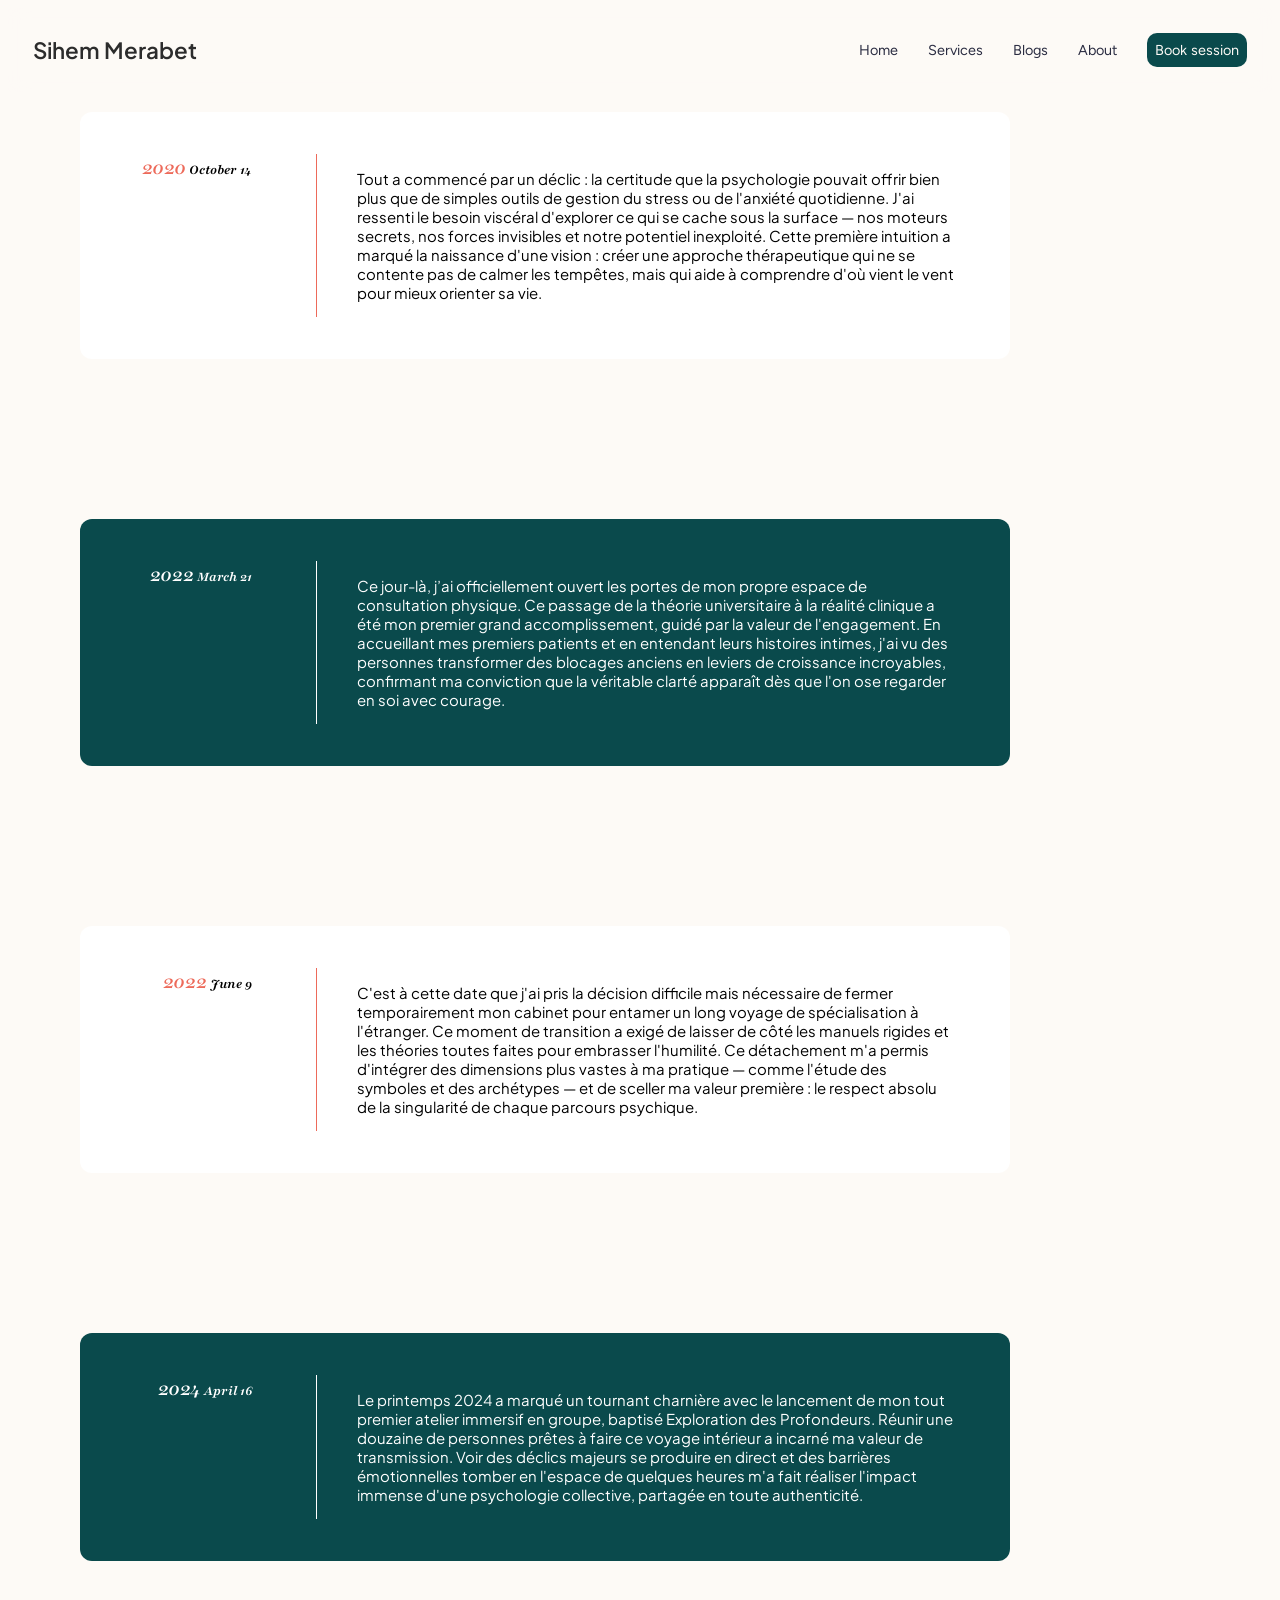
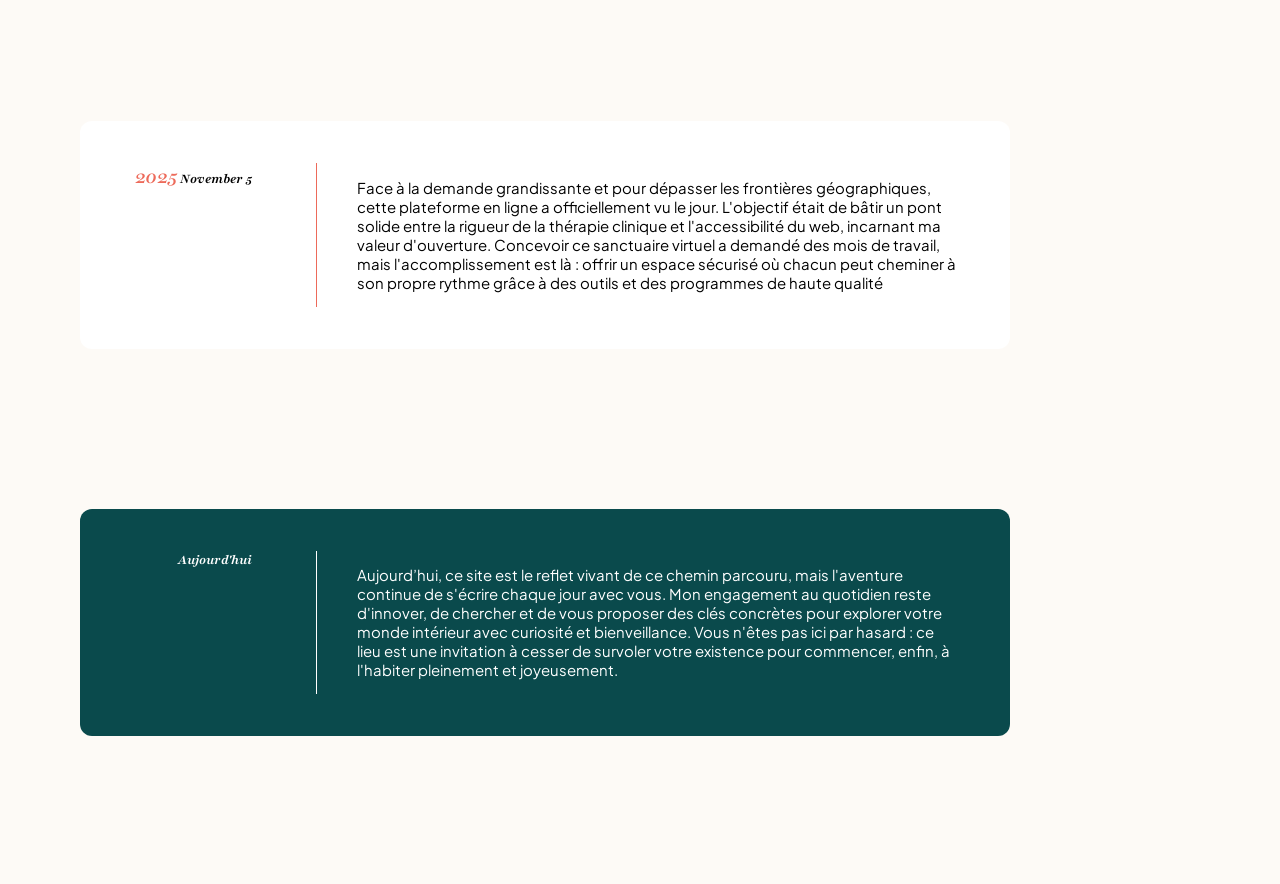
<file: abouuut.html>
<!DOCTYPE html>
<html lang="en">
<head>
    <meta charset="UTF-8">
    <meta name="viewport" content="width=device-width, initial-scale=1.0">
    <link rel="preconnect" href="https://fonts.googleapis.com">
<link rel="preconnect" href="https://fonts.gstatic.com" crossorigin>
<link href="https://fonts.googleapis.com/css2?family=Boldonse&family=Figtree:ital,wght@0,300..900;1,300..900&family=Play:wght@400;700&family=Playfair+Display:ital,wght@0,400..900;1,400..900&family=Playfair:ital,opsz,wght@0,5..1200,300..900;1,5..1200,300..900&family=Poppins:ital,wght@0,100;0,200;0,300;0,400;0,500;0,600;0,700;0,800;0,900;1,100;1,200;1,300;1,400;1,500;1,600;1,700;1,800;1,900&family=Quicksand:wght@300..700&display=swap" rel="stylesheet">
<link rel="preconnect" href="https://fonts.googleapis.com">
<link rel="preconnect" href="https://fonts.gstatic.com" crossorigin>
<link href="https://fonts.googleapis.com/css2?family=Boldonse&family=Figtree:ital,wght@0,300..900;1,300..900&family=Play:wght@400;700&family=Playfair+Display:ital,wght@0,400..900;1,400..900&family=Playfair:ital,opsz,wght@0,5..1200,300..900;1,5..1200,300..900&family=Plus+Jakarta+Sans:ital,wght@0,200..800;1,200..800&family=Poppins:ital,wght@0,100;0,200;0,300;0,400;0,500;0,600;0,700;0,800;0,900;1,100;1,200;1,300;1,400;1,500;1,600;1,700;1,800;1,900&family=Quicksand:wght@300..700&display=swap" rel="stylesheet">
<link rel="stylesheet" href="about.css">
    <title>ABOUT</title>
</head>
<body>

<div class="nav-container">
<div class="logo">Sihem Merabet</div>
        <nav class="nav-bar">
            <a href="index.html">Home</a>
            <a href="aide1.html">Services</a>
            <a href="articles1.html">Blogs</a>
            <a href="abouuut.html">About</a>
            <a href="contacts.html" id="nav-cta">Book session</a>
        </nav>
    </div>
<div class="cards-container">

   

    <section class="ONE">
         <h6><span>2020</span> October 14</h6>
        <div class="text">
        <p>Tout a commencé par un déclic : la certitude que la psychologie pouvait offrir bien plus que de simples outils de gestion du stress ou de l'anxiété quotidienne. J'ai ressenti le besoin viscéral d'explorer ce qui se cache sous la surface — nos moteurs secrets, nos forces invisibles et notre potentiel inexploité. Cette première intuition a marqué la naissance d'une vision : créer une approche thérapeutique qui ne se contente pas de calmer les tempêtes, mais qui aide à comprendre d'où vient le vent pour mieux orienter sa vie.</p>
        </div>
        
    </section>

       
    <section class="TWO">
         <h6><span>2022</span> March 21</h6>
        <div class="text">
        <p>Ce jour-là, j’ai officiellement ouvert les portes de mon propre espace de consultation physique. Ce passage de la théorie universitaire à la réalité clinique a été mon premier grand accomplissement, guidé par la valeur de l'engagement. En accueillant mes premiers patients et en entendant leurs histoires intimes, j'ai vu des personnes transformer des blocages anciens en leviers de croissance incroyables, confirmant ma conviction que la véritable clarté apparaît dès que l'on ose regarder en soi avec courage.</p>
   </div>
    </section>

 
    <section class="ONE">
        <h6><span>2022</span> June 9</h6> 
        <div class="text">
        <p>C'est à cette date que j'ai pris la décision difficile mais nécessaire de fermer temporairement mon cabinet pour entamer un long voyage de spécialisation à l'étranger. Ce moment de transition a exigé de laisser de côté les manuels rigides et les théories toutes faites pour embrasser l'humilité. Ce détachement m'a permis d'intégrer des dimensions plus vastes à ma pratique — comme l'étude des symboles et des archétypes — et de sceller ma valeur première : le respect absolu de la singularité de chaque parcours psychique.</p>
        </div>
    </section>


     <section class="TWO">
        <h6><span>2024</span> April 16</h6>
        <div class="text">
        <p>Le printemps 2024 a marqué un tournant charnière avec le lancement de mon tout premier atelier immersif en groupe, baptisé Exploration des Profondeurs. Réunir une douzaine de personnes prêtes à faire ce voyage intérieur a incarné ma valeur de transmission. Voir des déclics majeurs se produire en direct et des barrières émotionnelles tomber en l'espace de quelques heures m'a fait réaliser l'impact immense d'une psychologie collective, partagée en toute authenticité.</p>
        </div>
    </section>

     
    <section class="ONE">
        <h6><span>2025</span>  November 5</h6> 
        <div class="text">
        <p>Face à la demande grandissante et pour dépasser les frontières géographiques, cette plateforme en ligne a officiellement vu le jour. L'objectif était de bâtir un pont solide entre la rigueur de la thérapie clinique et l'accessibilité du web, incarnant ma valeur d'ouverture. Concevoir ce sanctuaire virtuel a demandé des mois de travail, mais l'accomplissement est là : offrir un espace sécurisé où chacun peut cheminer à son propre rythme grâce à des outils et des programmes de haute qualité</p>
    </div>
    </section>


<section class="TWO">
     <h6>Aujourd'hui</h6>
        <div class="text">
        <p>Aujourd’hui, ce site est le reflet vivant de ce chemin parcouru, mais l'aventure continue de s'écrire chaque jour avec vous. Mon engagement au quotidien reste d'innover, de chercher et de vous proposer des clés concrètes pour explorer votre monde intérieur avec curiosité et bienveillance. Vous n'êtes pas ici par hasard : ce lieu est une invitation à cesser de survoler votre existence pour commencer, enfin, à l'habiter pleinement et joyeusement.</p>
    </div>
    </section>
    </div>
</body>
</html>
</file>
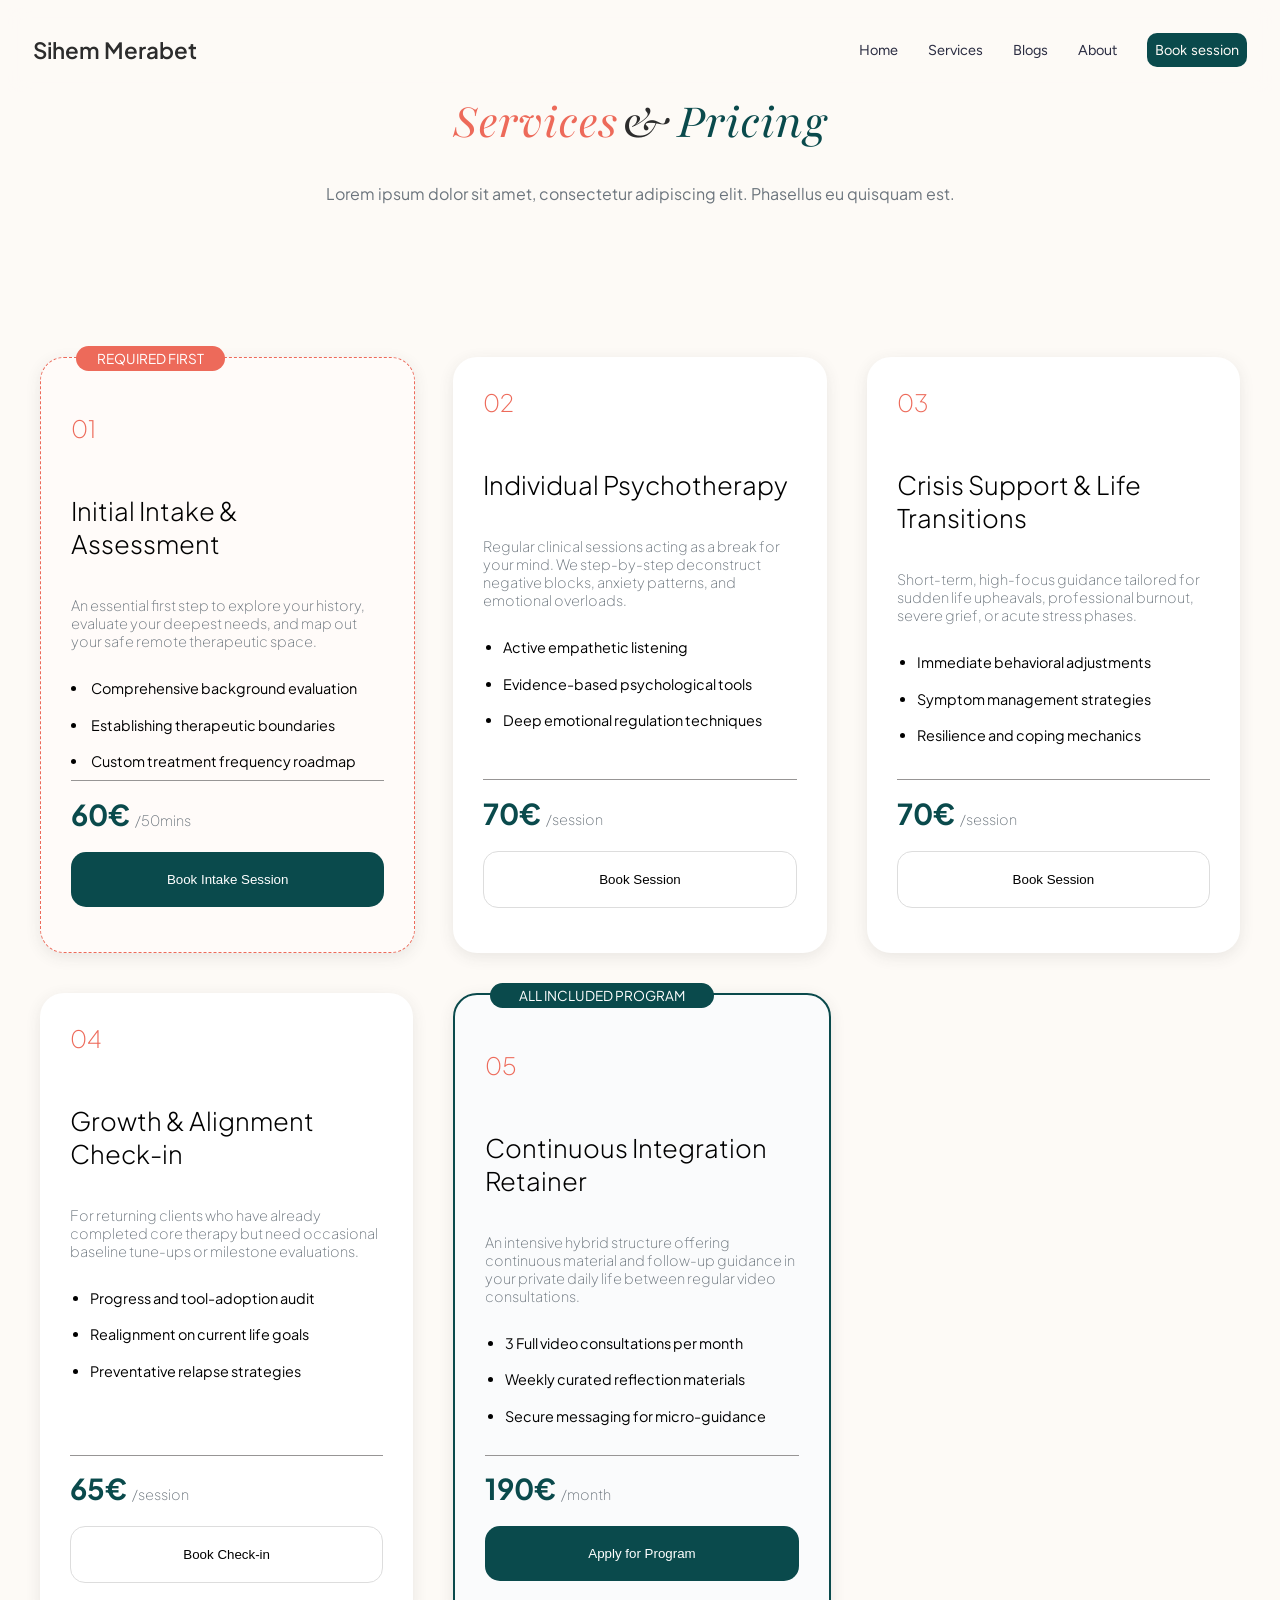
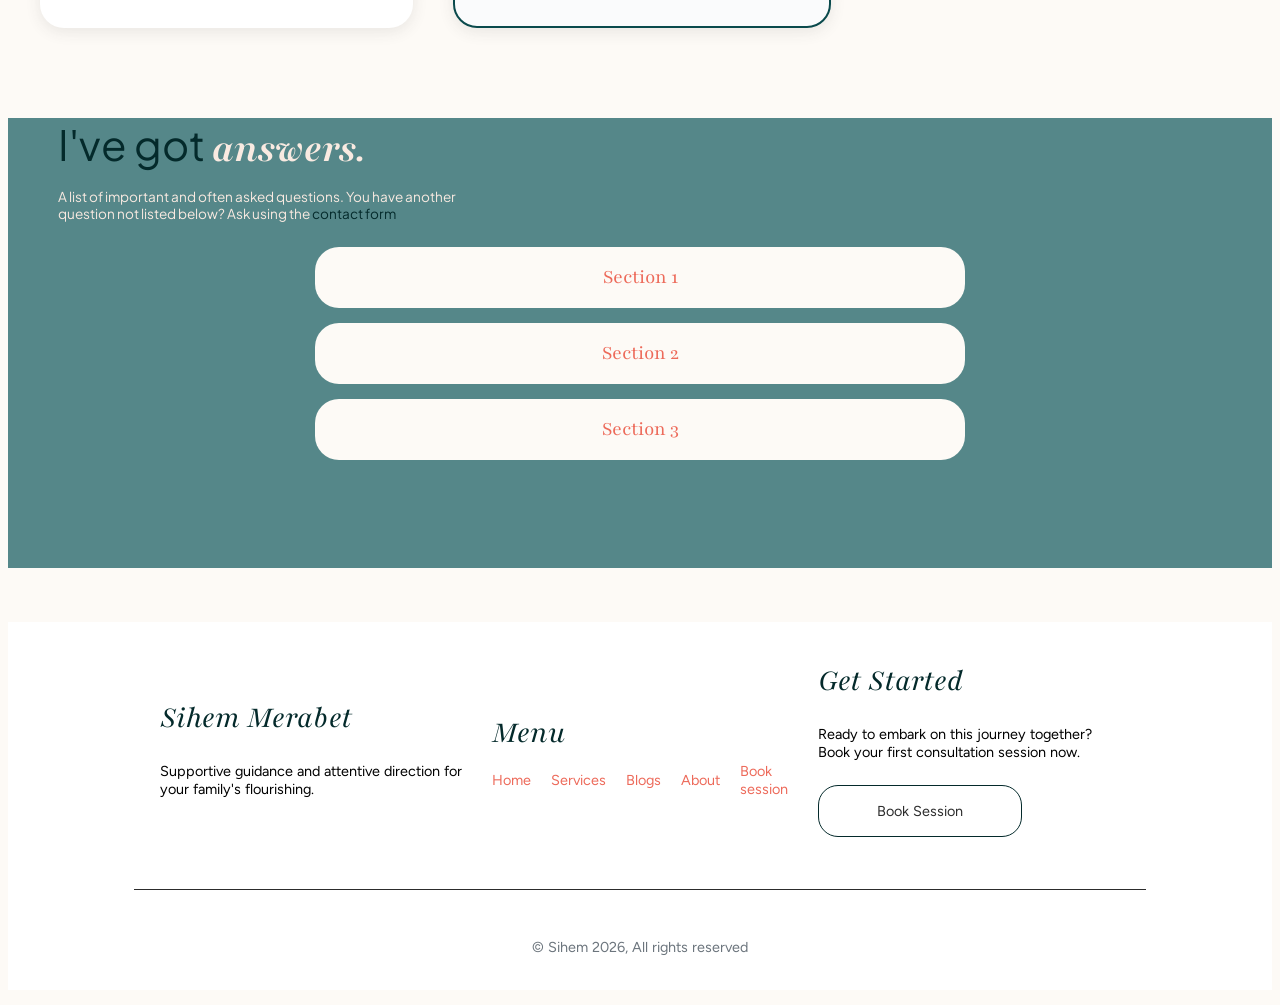
<file: aide1.html>
<!DOCTYPE html>
<html lang="en">
<head>
    <meta charset="UTF-8">
    <meta name="viewport" content="width=device-width, initial-scale=1.0">
    <title>Services & Offers</title>
    <link rel="preconnect" href="https://fonts.googleapis.com">
<link rel="preconnect" href="https://fonts.gstatic.com" crossorigin>
<link href="https://fonts.googleapis.com/css2?family=Boldonse&family=Figtree:ital,wght@0,300..900;1,300..900&family=Play:wght@400;700&family=Playfair+Display:ital,wght@0,400..900;1,400..900&family=Playfair:ital,opsz,wght@0,5..1200,300..900;1,5..1200,300..900&family=Poppins:ital,wght@0,100;0,200;0,300;0,400;0,500;0,600;0,700;0,800;0,900;1,100;1,200;1,300;1,400;1,500;1,600;1,700;1,800;1,900&family=Quicksand:wght@300..700&display=swap" rel="stylesheet">
<link rel="preconnect" href="https://fonts.googleapis.com">
<link rel="preconnect" href="https://fonts.gstatic.com" crossorigin>
<link href="https://fonts.googleapis.com/css2?family=Boldonse&family=Figtree:ital,wght@0,300..900;1,300..900&family=Play:wght@400;700&family=Playfair+Display:ital,wght@0,400..900;1,400..900&family=Playfair:ital,opsz,wght@0,5..1200,300..900;1,5..1200,300..900&family=Plus+Jakarta+Sans:ital,wght@0,200..800;1,200..800&family=Poppins:ital,wght@0,100;0,200;0,300;0,400;0,500;0,600;0,700;0,800;0,900;1,100;1,200;1,300;1,400;1,500;1,600;1,700;1,800;1,900&family=Quicksand:wght@300..700&display=swap" rel="stylesheet">
<link rel="stylesheet" href="aide1.css">
</head>
<body>
    <div class="nav-container">
<div class="logo">Sihem Merabet</div>
        <nav class="nav-bar">
            <a href="index.html">Home</a>
            <a href="aide1.html">Services</a>
            <a href="articles1.html">Blogs</a>
            <a href="abouuut.html">About</a>
            <a href="contacts.html" id="nav-cta">Book session</a>
        </nav>
    </div>
    <section class="services">
       <div class="titres">
<header><span id="one">Services </span> <span id="two"> &</span><span id="three">Pricing</span></header>
<p id="text">Lorem ipsum dolor sit amet, consectetur adipiscing elit. Phasellus eu quisquam est.</p>
</div>

<div class="cards-container">
    <div class="card featured-card">
        <div class="card-badge">Required First</div>
        <div class="card-text"> 
        <h1>01</h1>
        <h2>Initial Intake & Assessment</h2>
       <p>An essential first step to explore your history, evaluate your deepest needs, and map out your safe remote therapeutic space.</p>
            <li>Comprehensive background evaluation</li>
            <li>Establishing therapeutic boundaries</li>
            <li>Custom treatment frequency roadmap</li>
        </ul>
        <div class="price-container">
        <p><span>60€</span>/50mins</p>
        <button class="btns">Book Intake Session</button>
        </div>
    
    </div>
    </div>

    <div class="card">
        <div class="card-text"> 
        <h1>02</h1>
        <h2>Individual Psychotherapy</h2>
        <p>Regular clinical sessions acting as a break for your mind. We step-by-step deconstruct negative blocks, anxiety patterns, and emotional overloads.</p>
        <ul>
            <li>Active empathetic listening</li>
            <li>Evidence-based psychological tools</li>
            <li>Deep emotional regulation techniques</li>
        </ul>
        <div class="price-container">
        <p><span>70€</span>/session</p>
        <button class="btn">Book Session</button></div>
    </div>
    </div>

<div class="card">
    <div class="card-text"> 
        <h1>03</h1>
        <h2>Crisis Support & Life Transitions</h2>
        <p>Short-term, high-focus guidance tailored for sudden life upheavals, professional burnout, severe grief, or acute stress phases.</p>
         <ul>
            <li>Immediate behavioral adjustments</li>
            <li>Symptom management strategies</li>
            <li>Resilience and coping mechanics</li>
        </ul>
        <div class="price-container">
        <p><span>70€</span>/session</p>
        <button class="btn">Book Session</button></div>
    </div>
    </div>

    <div class="card">
        <div class="card-text"> 
        <h1>04</h1>
        <h2>Growth & Alignment Check-in</h2>
        <p>For returning clients who have already completed core therapy but need occasional baseline tune-ups or milestone evaluations.</p>
         <ul>
            <li>Progress and tool-adoption audit</li>
            <li>Realignment on current life goals</li>
            <li>Preventative relapse strategies</li>
        </ul>
        <div class="price-container">
        <p><span>65€</span>/session</p>
        <button class="btn">Book Check-in</button></div>
    </div>
    </div>

    <div class="card vip-card">
         <div class="vip-card-badge">All included program</div>
        <div class="card-text"> 
        <h1>05</h1>
        <h2>Continuous Integration Retainer</h2>
        <p>An intensive hybrid structure offering continuous material and follow-up guidance in your private daily life between regular video consultations.</p>
         <ul>
            <li>3 Full video consultations per month</li>
            <li>Weekly curated reflection materials</li>
            <li>Secure messaging for micro-guidance</li>
        </ul>
        <div class="price-container">
        <p><span>190€</span>/month</p>
        <button class="btns">Apply for Program</button></div>
    </div>
    </div>
</div>
    </section>

    <section class="FAQ">
        <header id="faq">I've got <span id="answer">answers.</span></header>
        <p>A list of important and often asked questions. You have another question not listed below? Ask using the <a href="contacts.html">contact form</a></p>
        <div class="sec">
        <button class="accordion">Section 1</button>
        <div class="panel">
        <p>Lorem ipsum dolor sit amet, consectetur adipiscing elit.</p>
        </div>
        </div>

        <div class="sec">
        <button class="accordion">Section 2</button>
        <div class="panel">
        <p>Lorem ipsum dolor sit amet, consectetur adipiscing elit.</p>
        </div>
        </div>
        <div class="sec">
        <button class="accordion">Section 3</button>
        <div class="panel">
        <p>Lorem ipsum dolor sit amet, consectetur adipiscing elit.</p>
        </div>
        </div>
    </section>
<footer class="foot">

<div class="footer-container">

<div class="itsme">
<span class="ita">Sihem Merabet</span>
<p>Supportive guidance and attentive direction for your family's flourishing.</p>
</div>

<div class="menu">
<span class="ita">Menu</span>
<nav class="navi-bar">
    <a href="index.html">Home</a>
    <a href="aide1.html">Services</a>
    <a href="articles1.html">Blogs</a>
    <a href="abouuut.html">About</a>
    <a href="contacts.html">Book session</a>
</nav>
</div>

<div class="follow-up">
<span class="ita">Get Started</span>
<p>Ready to embark on this journey together? Book your first consultation session now.</p>
<a href="contacts.html" id="bs">Book Session</a>
</div>

</div>
<div class="footer-text">
<p>&copy; Sihem 2026, All rights reserved</p>
</div>
</footer>

<script>
    var acc= document.getElementsByClassName('accordion');
    var i;
    for(i=0; i<acc.length; i++){
       acc[i].addEventListener("click", function() { {
            this.classList.toggle('active');
            var panel=this.nextElementSibling;
            if (panel.style.display === 'block') {
                panel.style.display = "none";
            }
            else{
                panel.style.display ='block';
            }
            
          }
        });

    }
</script>
</body>

</body>
</html>
</file>
<file: about.css>
:root{
    --primary:#ed6a5a;
    --secondary:#042a2b;
    --lights:#fdfaf6;
    --texts:#2b2d42;
    --secondary-font:'Playfair';

    --muted:#6c757d;
    --primary-font:'Plus Jakarta Sans'
}
body{
    background-color: #fdfaf6;
    font-family: 'Plus Jakarta Sans';
}


.logo{
    font-size: 1.4rem;
    color: #2C2C2C;
    font-weight: 600;}
.nav-container{
    background-color: rgba(253, 250, 246, 0.85);
    backdrop-filter: blur(10px);
    padding: 25px;
    position: sticky;
    top: 0;
    display: flex;
    justify-content: space-between;
align-items: center;
}

.nav-bar{
display: flex;
gap: 30px;
align-items: center;
}

.nav-bar a{
text-decoration: none;
color: #2b2d42;
font-family: 'Figtree';
font-size: 0.9rem;
}
#nav-cta{
    background-color: #0a4a4c;
    color: #fdfaf6;
    padding:8px;
    border-radius: 10px;
    transition: transform 0.3s, box-shadow 0.3s;
}
#nav-cta:hover{
transform: translateY(-3px);
background-color: #ed6a5a;
}
section.ONE{
    background-color: #ffffff;

}
section.TWO{
background-color: #0a4a4c;
color: #ffffff;

transition: transform 0.6s ease, opacity 0.4s ease;
}
@keyframes fluidScrollReveal {
    0%{
        opacity: 0.3;
        transform: scale(0.9);
        
    }
    50%{
        opacity: 1;
        transform: scale(1.03);
       
    }
    100%{   opacity: 0.3;
        transform: scale(0.9);
        
}}
section.ONE, 
section.TWO{
 margin-bottom: 80px;
 border-radius: 12px;
 display: flex;
 align-items: stretch;
 gap: 40px;
 width: 100%;
 max-width: 850px;
 min-height: auto;
 margin-bottom: 120px;
 padding: 30px 40px;

animation: fluidScrollReveal linear both;
animation-timeline: view();
animation-range: entry 0% exit 100%;

}
.text{
    padding-left: 40px;
    flex-grow: 1;
}
h6{
margin: 0;
flex-basis: 120px;
flex-shrink: 0;
text-align: right;
padding-top: 5px;
}
section.TWO .text{
    border-left: #ffffff 1px solid;
}
section.ONE .text{
    border-left: #ed6a5a 1px solid;
}
.cards-container{
display: flex;
flex-direction: column;
justify-content: center;
width: 100%;
max-width:1200px ;
padding: 20px 40px;
margin: 0 auto;
gap: 40px;
padding: 20px 40px;
box-sizing: border-box;


}
.text{
    font-size: .935rem;
   margin: 12px 12px 12px 12px ;

}
section h6{
   padding: 12px 12px 12px 12px;
     font-style: italic;
    font-family: 'Playfair';
    font-size: .9rem;
}
section.ONE span{
    font-size: 1.4rem;
    font-weight: 600;
    color: #ed6a5a;
    font-style: italic;
    font-family: 'Playfair';

}
section.TWO span{
     font-size: 1.4rem;
    font-weight: 600;
    color: #ffffff;
    font-style: italic;
    font-family: 'Playfair';
}
</file>
<file: aide1.css>
:root{
    --primary:#ed6a5a;
    --secondary:#042a2b;
    --lights:#fdfaf6;
    --texts:#2b2d42;
    --secondary-font:'Playfair';

    --muted:#6c757d;
    --primary-font:'Plus Jakarta Sans'
}
body{
    background-color: #fdfaf6;
    font-family: 'Plus Jakarta Sans';
}
.logo{
    font-size: 1.4rem;
    color: #2C2C2C;
    font-weight: 600;}
.nav-container{
    background-color: rgba(253, 250, 246, 0.85);
    backdrop-filter: blur(10px);
    padding: 25px;
    position: sticky;
    top: 0;
    display: flex;
    justify-content: space-between;
align-items: center;
}

.nav-bar{
display: flex;
gap: 30px;
align-items: center;
}

.nav-bar a{
text-decoration: none;
color: #2b2d42;
font-family: 'Figtree';
font-size: 0.9rem;
}
#nav-cta{
    background-color: #0a4a4c;
    color: #fdfaf6;
    padding:8px;
    border-radius: 10px;
    transition: transform 0.3s, box-shadow 0.3s;
}
#nav-cta:hover{
transform: translateY(-3px);
background-color: #ed6a5a;
}

section header{
    font-size: 2.6rem;
    display: flex;
    justify-content: center;
    
}
#text{
    display: flex;
    justify-content: center;
    color: #6c757d;

}
#one, #two, #three{
    font-style: italic;
font-family: 'Playfair';
font-size: 3.2rem;
}
#one{color: #ed6a5a;}
#two{color: #2C2C2C;}
#three{color: #0a4a4c;}

.cards-container{
display: grid;
grid-template-columns: repeat(3,1fr);
align-items:center;
gap: 40px;
align-items: stretch;
max-width: 1200px;
margin: 0 auto;
}
.card{
    background-color: #ffffff;
    box-shadow: 0 4px 15px rgba(58, 57, 57, 0.1);
    transition: transform 0.3s ease;
    border-radius: 24px;
    width: 100%;
    display: flex;
    flex-direction: column;
    box-shadow: 0 4px 15px rgba(58, 57, 57, 0.1);  
    transition: transform 0.3s ease;
}
.card:hover{
     transform: translateY(-10px);
}
.card-text{
    padding: 30px;
    display: flex;
    flex-direction: column;
    flex-grow: 1;/*allows the element(s) to expand to fill up the container's space*/
}
.card h1{
    color: #ed6a5a;
    font-family: 'Plus Jakarta Sans';
    font-weight: 200;
   margin: 0 0 10px 0;
   margin-bottom: 30px;  
}
.card h2{
    font-size: 1.6rem;
    font-weight: 300;
}
.card span{
    font-size: 1.8rem;
    color: #0a4a4c;
    font-weight:bold;
    margin-right: 5px;
}
.card p{
    color: #6c757d;
    font-weight: 200;
    font-size: .9rem;
    margin-bottom: 20px;
}
.btns{
background-color: #0a4a4c;
padding: 20px 24px;
border-radius: 15px;
margin-top: 15px;
width: 100%;
transition: transform 0.3s ease;
color: #ffffff;
border: none;
}
.btns:hover{
    background-color: #ed6a5a;
    transform: translateY(-3px);
    color: #ffffff;
}
.btn{
background-color: transparent;
border: 1px solid #DDDDDD;
padding: 20px 24px;
border-radius: 15px;
margin-top: 15px;
width: 100%;
transition: transform 0.3s ease;
}
.btn:hover{
transform: translateY(-3px);
border-color: #2C2C2C;
}
.card-text li{
   font-size: .9rem;
   line-height: 2.3rem;
}
.card-text ul{
    padding-left: 20px;
     margin: 0 0 20px 0;
}
.price-container{
    margin-top: auto; 
    margin-bottom: 15px;
   border-top:#979595 1px solid;
}
.btn, .btns{
     margin-top: 0;
}
.card.featured-card{
    border:dashed 1.5px #ed6a5a;
    border-radius: 24px;
    background-color: #fffbf9;
}
.card.vip-card{
    border: solid 2px #0a4a4c;
    border-radius: 24px;
    background-color: #fafbfc;
}
.vip-card-badge{
position: relative;
top: -12px;
left: 35px;
padding: 4px 12px;
background-color: #0a4a4c;
color: #fff;
border-radius: 24px;
font-size: .85rem;
text-transform: uppercase;
max-width: 200px;
display: flex;
justify-content: center; 
}

.card-badge{
position: relative;
top: -12px;
left: 35px;
padding: 4px 12px;
background-color: #ed6a5a;
color: #fff;
border-radius: 24px;
font-size: .85rem;
text-transform: uppercase;
max-width: 125px;
display: flex;
justify-content: center;
}
.lead-cta{
min-width: 100vh;
background-color: #fdfaf6;
}
.titres{
    margin-bottom: 40px;
    height: 25vh;
}
.titres header{
    margin-bottom: 30px;
    gap: 5px;
}

:root{
    --primary:#ed6a5a;
    --secondary:#042a2b;
    --lights:#fdfaf6;
    --texts:#2b2d42;
    --font:'Playfair';
    --font:'Poppins';
    --muted:#6c757d;
    --font:'Plus Jakarta Sans'
}
    footer{
        background-color:#ffff;
        font-family: 'Figtree';}
    .footer-text{
        border-top: 1.2px solid #2C2C2C;
        width: 80%;
        margin: 0 auto;
    
       
    }
    .footer-text p{
        color: #6c757d;
        font-size: .9rem;
        display: flex;
        justify-content: center;
        padding-bottom: 34px;
        padding-top: 34px;
    }
.footer-container{
    display: flex;
    justify-content: space-between;
    align-items: center;
    gap: 30px;
    padding: 40px 12%;
    margin-top: 54px;
    
}
.navi-bar{
    display: flex;
    gap: 20px;
    align-items: center;
}
.follow-up,.menu,.itsme{
    display: flex;
    flex-direction: column;
    gap: 10px;
    font-size: .9rem;
}
.follow-up p{
    font-size: .9rem;
    max-width: 350px;
}
.ita{
    font-family: 'Playfair';
    font-size: 2rem;
    color: #042a2b;
    font-style: italic;
}

.itsme p{
    font-size: .9rem;
    max-width: 350px;
}
a{
  text-decoration: none;  
 
}
 .menu a{
 color: #ed6a5a;
 }
#bs{

background-color: transparent;
border: 1px solid #042a2b;
padding: 16px;
width: 170px;
border-radius: 20px;
margin-bottom: 12px;
font-family: 'Figtree';
text-align: center;
color: #2C2C2C;
}

.accordion{
    width:650px ;
    padding: 18px;
    background-color:#fdfaf6;
    color: #ed6a5a;
    font-family: 'Playfair';
    font-size: 1.3rem;
    transition:0.4s ;
    border: none;
    border-radius: 24px;
    margin-bottom: 15px;
    display: flex;
    justify-content: center;
   
}
.active, .accordion:hover{
    background-color:#fff1e8;
}
.panel{
    padding: 10px;
    background-color:#558789;
    color: #2C2C2C;
    overflow: auto;
     display: none;
    justify-content: center;
    
   
}
.sec{
    display: flex;
    justify-content: center;
}
#faq{
    display: block;
    justify-content: flex-start;
    flex-direction: column;
    margin-top: 10vh;
    color: #042a2b;
    padding-left: 50px;
    
       

}   
.FAQ{
    min-height: 50vh;
    background-color: #558789;  
}
.FAQ p{
    margin-bottom: 25px;
    max-width: 450px;
    font-size: .85rem;
    padding-left: 50px;
    color: #f9eae1;
}
#answer{
    font-weight: 700;
    font-style: italic;
    font-family: 'Playfair';
    color:#f9eae1;
}
.FAQ a{
    color: #042a2b;
}
</file>
